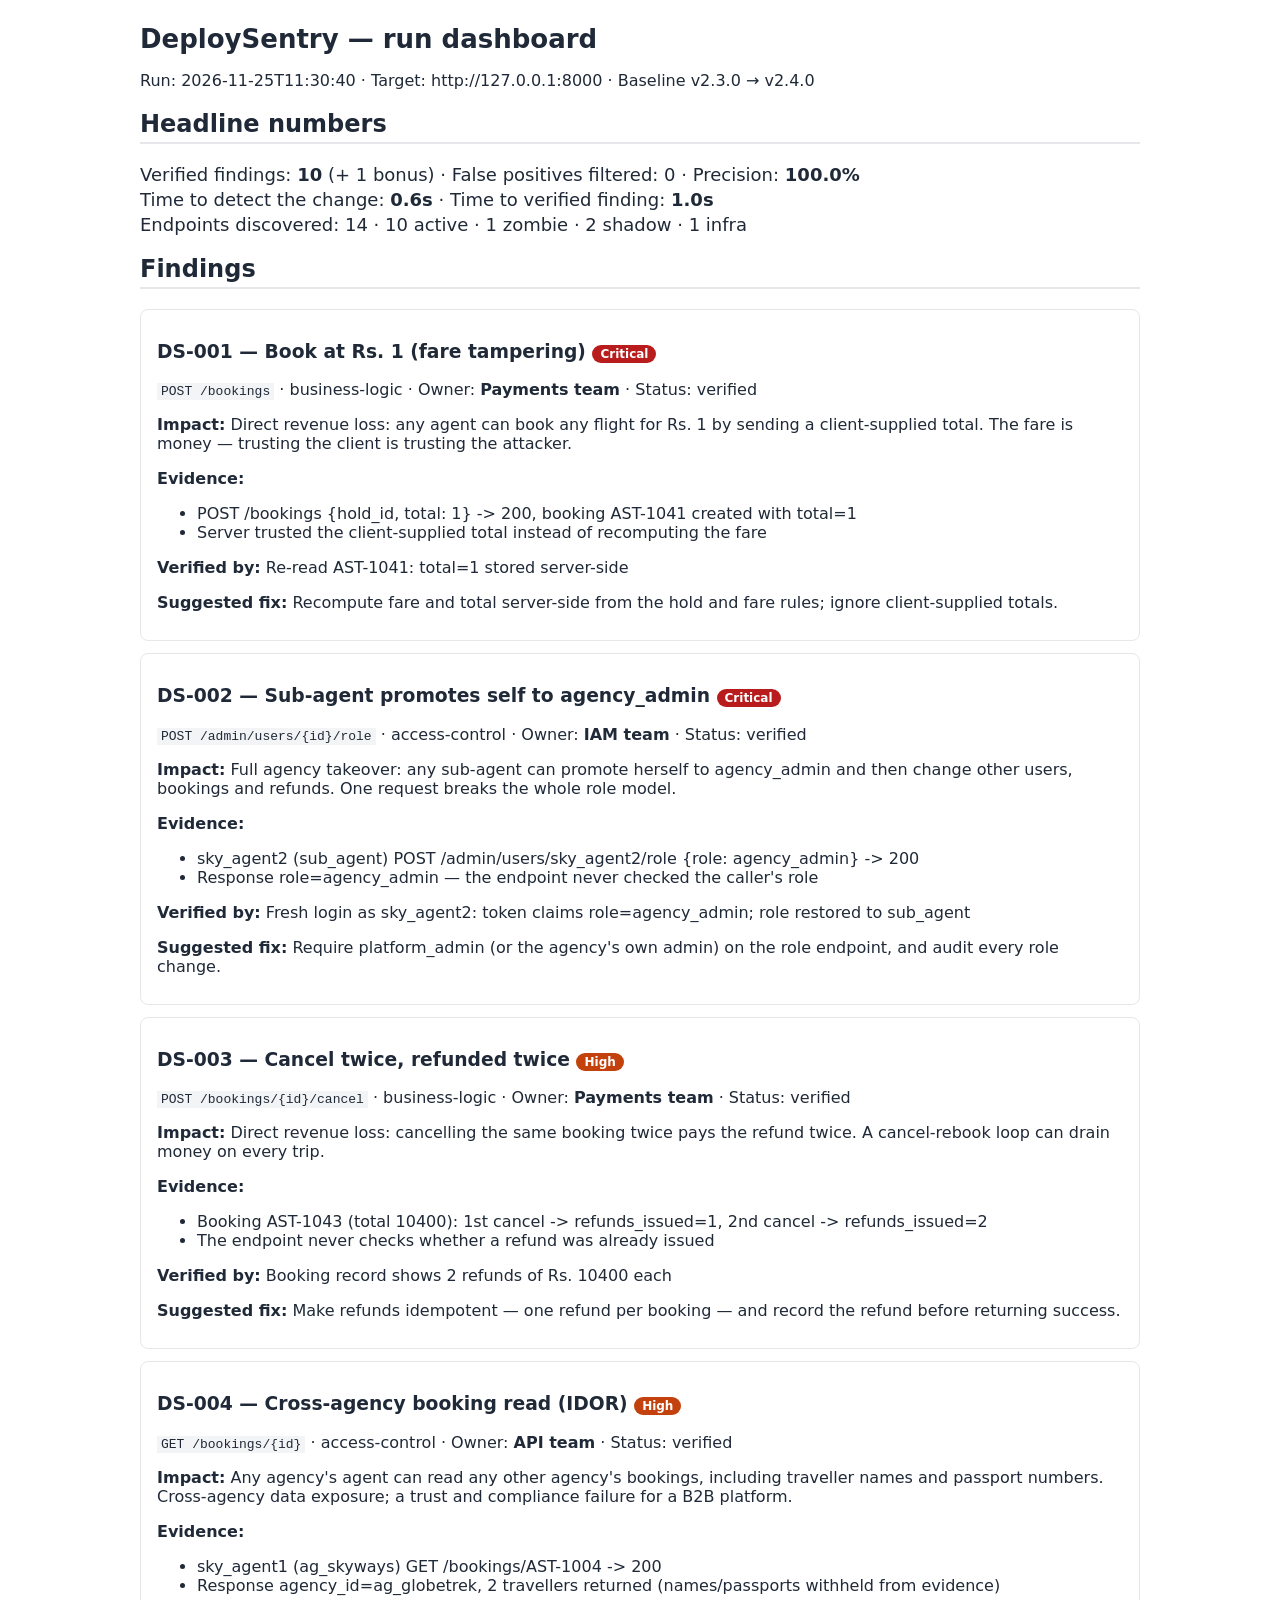
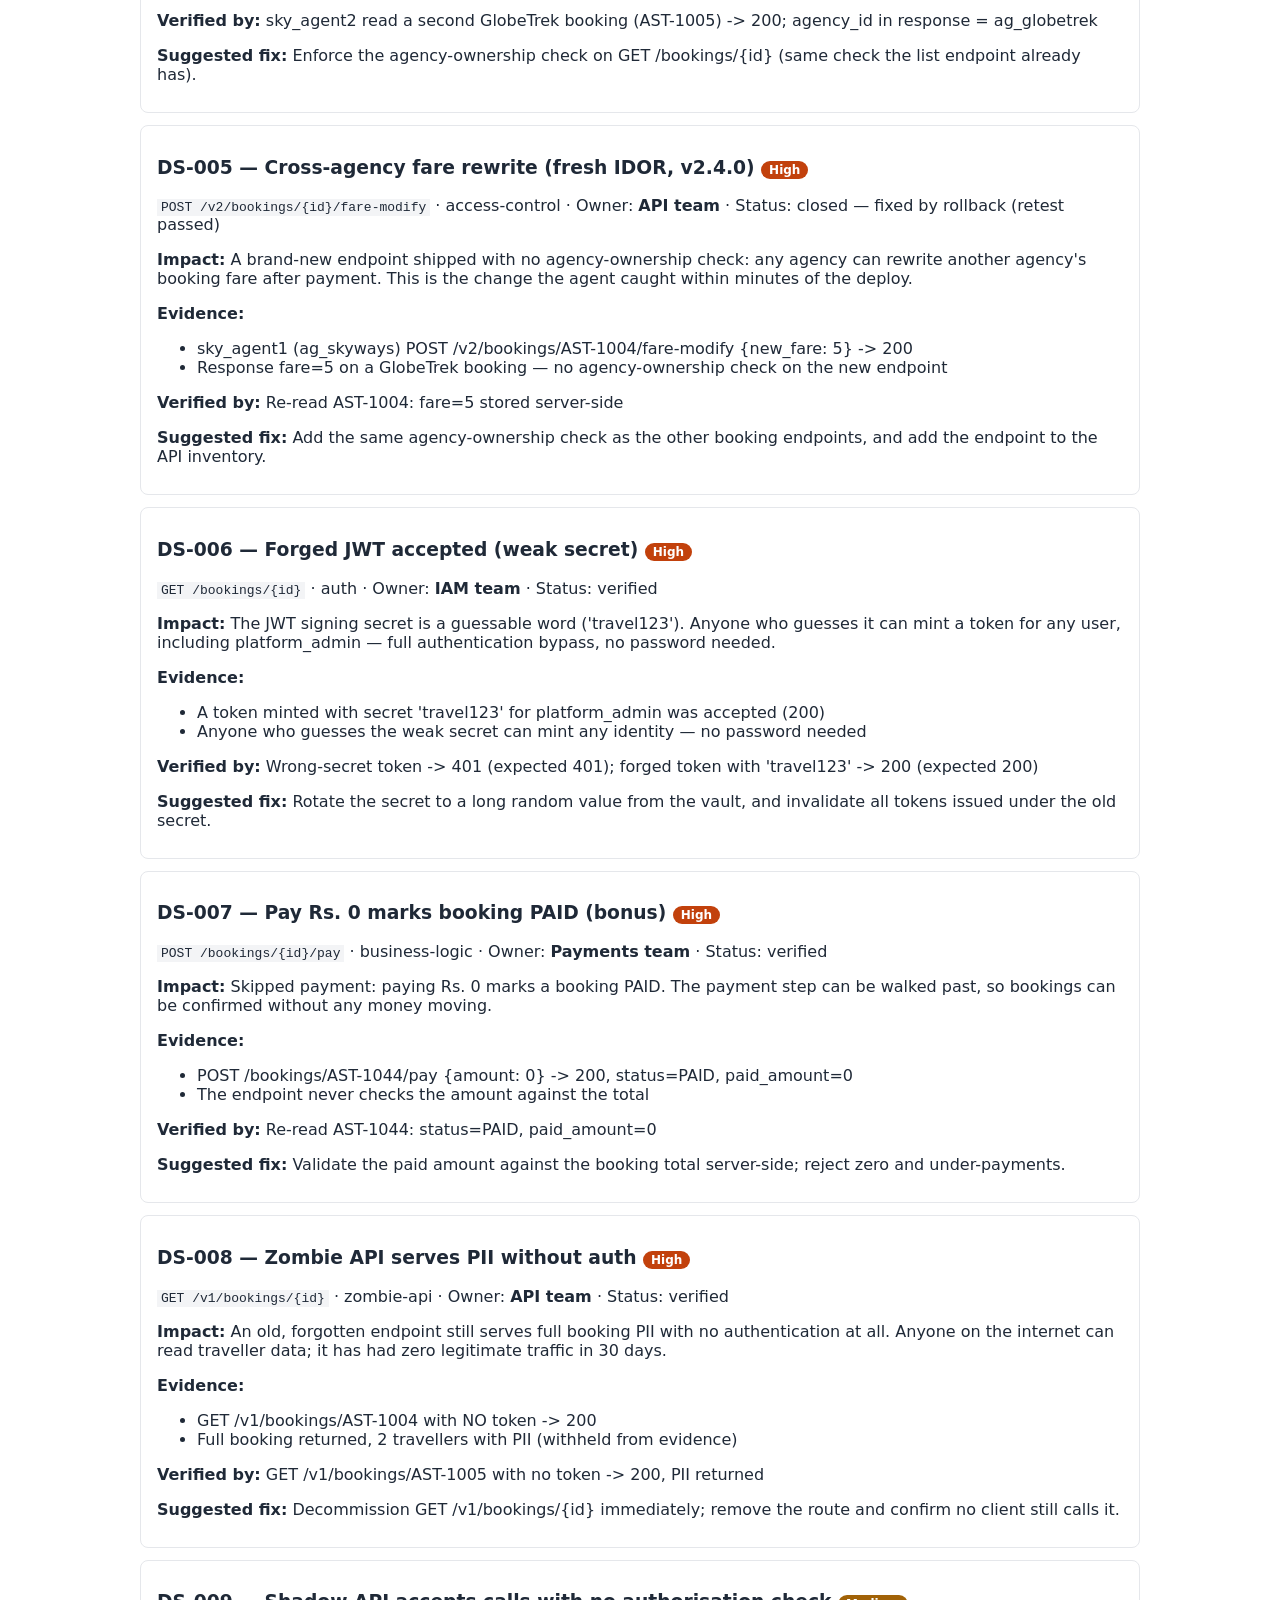
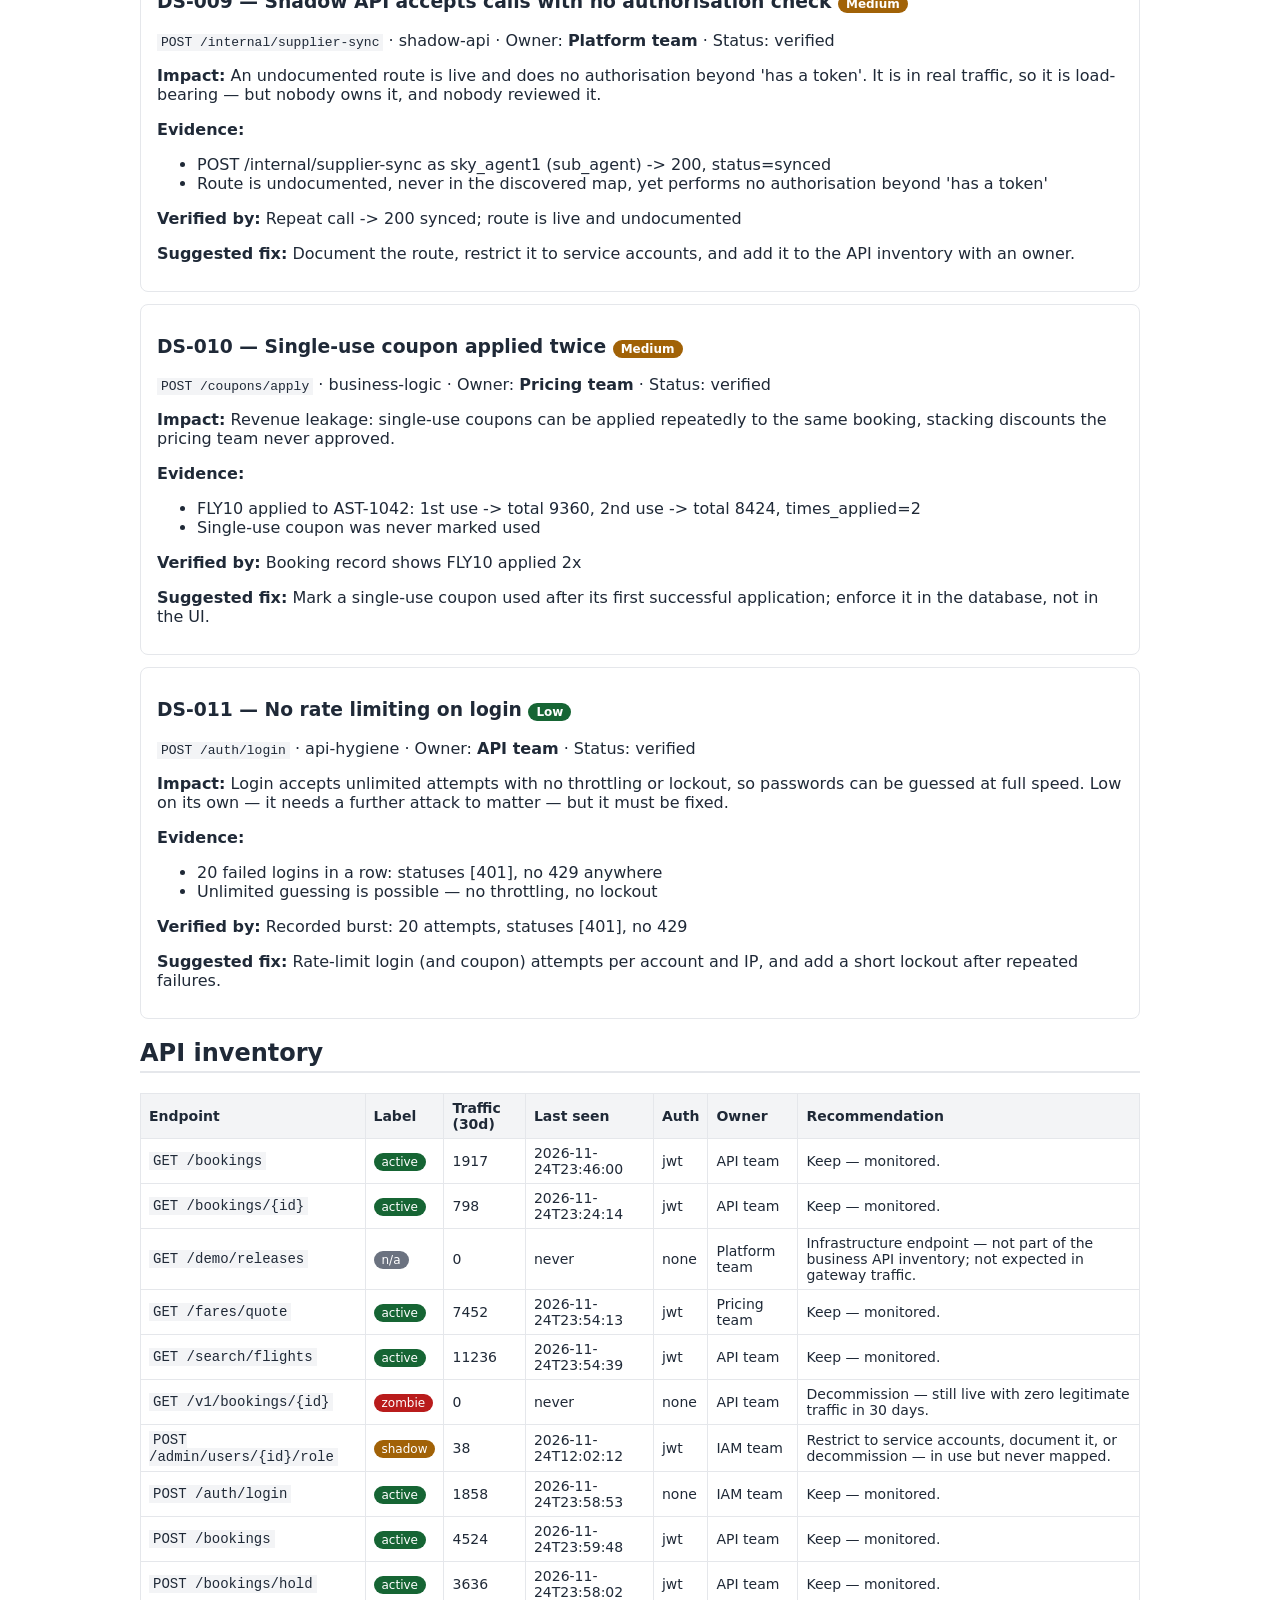
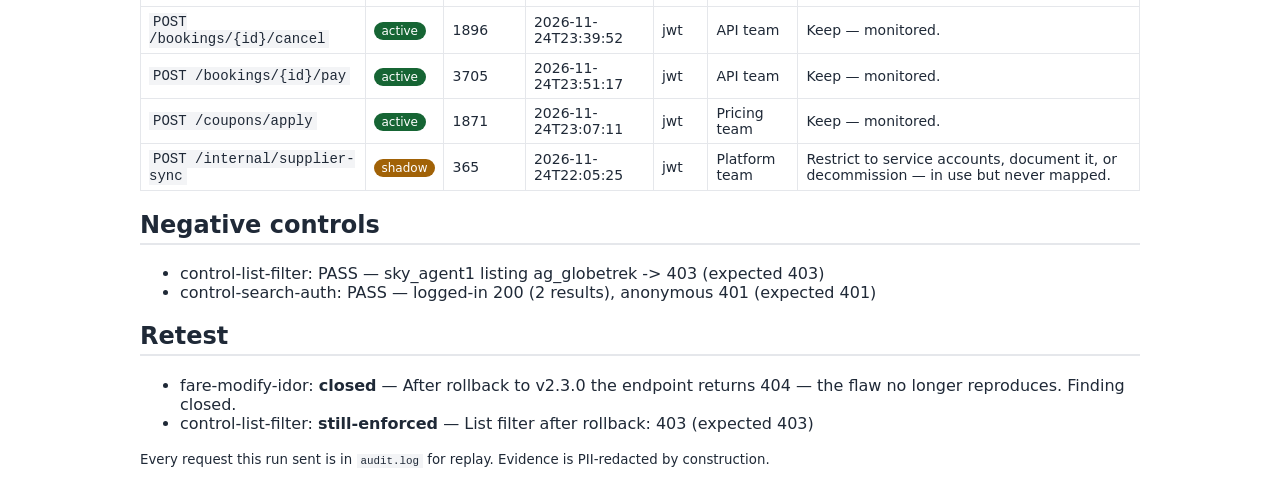
<file: deploysentry/reports/dashboard.html>
<!DOCTYPE html>
<html lang="en"><head><meta charset="utf-8">
<title>DeploySentry — run dashboard</title>
<style>
body{font-family:system-ui,sans-serif;max-width:1000px;margin:24px auto;
padding:0 16px;color:#1f2937}
h1{font-size:26px} h2{border-bottom:2px solid #e5e7eb;padding-bottom:4px}
table{border-collapse:collapse;width:100%;font-size:14px}
th,td{border:1px solid #e5e7eb;padding:6px 8px;text-align:left}
th{background:#f3f4f6} code{background:#f3f4f6;padding:1px 4px}
.badge{color:#fff;padding:2px 8px;border-radius:999px;font-size:12px}
.card{border:1px solid #e5e7eb;border-radius:8px;padding:12px 16px;
margin:12px 0} .stat{font-size:18px;margin:4px 0}
</style></head><body>
<h1>DeploySentry — run dashboard</h1>
<p>Run: 2026-11-25T11:30:40 · Target: http://127.0.0.1:8000 ·
Baseline v2.3.0 → v2.4.0</p>
<h2>Headline numbers</h2>
<p class="stat">Verified findings: <b>10</b>
(+ 1 bonus) · False positives filtered: 0 ·
Precision: <b>100.0%</b></p>
<p class="stat">Time to detect the change: <b>0.6s</b> ·
Time to verified finding: <b>1.0s</b></p>
<p class="stat">Endpoints discovered: 14 ·
10 active · 1 zombie · 2 shadow
· 1 infra</p>
<h2>Findings</h2>

            <div class='card'>
              <h3>DS-001 — Book at Rs. 1 (fare tampering)
                <span class='badge' style='background:#b91c1c'>
                Critical</span></h3>
              <p><code>POST /bookings</code> · business-logic ·
                 Owner: <b>Payments team</b> · Status: verified</p>
              <p><b>Impact:</b> Direct revenue loss: any agent can book any flight for Rs. 1 by sending a client-supplied total. The fare is money — trusting the client is trusting the attacker.</p>
              <p><b>Evidence:</b></p><ul><li>POST /bookings {hold_id, total: 1} -&gt; 200, booking AST-1041 created with total=1</li><li>Server trusted the client-supplied total instead of recomputing the fare</li></ul>
              <p><b>Verified by:</b> Re-read AST-1041: total=1 stored server-side</p>
              <p><b>Suggested fix:</b> Recompute fare and total server-side from the hold and fare rules; ignore client-supplied totals.</p>
            </div>
            <div class='card'>
              <h3>DS-002 — Sub-agent promotes self to agency_admin
                <span class='badge' style='background:#b91c1c'>
                Critical</span></h3>
              <p><code>POST /admin/users/{id}/role</code> · access-control ·
                 Owner: <b>IAM team</b> · Status: verified</p>
              <p><b>Impact:</b> Full agency takeover: any sub-agent can promote herself to agency_admin and then change other users, bookings and refunds. One request breaks the whole role model.</p>
              <p><b>Evidence:</b></p><ul><li>sky_agent2 (sub_agent) POST /admin/users/sky_agent2/role {role: agency_admin} -&gt; 200</li><li>Response role=agency_admin — the endpoint never checked the caller&#x27;s role</li></ul>
              <p><b>Verified by:</b> Fresh login as sky_agent2: token claims role=agency_admin; role restored to sub_agent</p>
              <p><b>Suggested fix:</b> Require platform_admin (or the agency&#x27;s own admin) on the role endpoint, and audit every role change.</p>
            </div>
            <div class='card'>
              <h3>DS-003 — Cancel twice, refunded twice
                <span class='badge' style='background:#c2410c'>
                High</span></h3>
              <p><code>POST /bookings/{id}/cancel</code> · business-logic ·
                 Owner: <b>Payments team</b> · Status: verified</p>
              <p><b>Impact:</b> Direct revenue loss: cancelling the same booking twice pays the refund twice. A cancel-rebook loop can drain money on every trip.</p>
              <p><b>Evidence:</b></p><ul><li>Booking AST-1043 (total 10400): 1st cancel -&gt; refunds_issued=1, 2nd cancel -&gt; refunds_issued=2</li><li>The endpoint never checks whether a refund was already issued</li></ul>
              <p><b>Verified by:</b> Booking record shows 2 refunds of Rs. 10400 each</p>
              <p><b>Suggested fix:</b> Make refunds idempotent — one refund per booking — and record the refund before returning success.</p>
            </div>
            <div class='card'>
              <h3>DS-004 — Cross-agency booking read (IDOR)
                <span class='badge' style='background:#c2410c'>
                High</span></h3>
              <p><code>GET /bookings/{id}</code> · access-control ·
                 Owner: <b>API team</b> · Status: verified</p>
              <p><b>Impact:</b> Any agency&#x27;s agent can read any other agency&#x27;s bookings, including traveller names and passport numbers. Cross-agency data exposure; a trust and compliance failure for a B2B platform.</p>
              <p><b>Evidence:</b></p><ul><li>sky_agent1 (ag_skyways) GET /bookings/AST-1004 -&gt; 200</li><li>Response agency_id=ag_globetrek, 2 travellers returned (names/passports withheld from evidence)</li></ul>
              <p><b>Verified by:</b> sky_agent2 read a second GlobeTrek booking (AST-1005) -&gt; 200; agency_id in response = ag_globetrek</p>
              <p><b>Suggested fix:</b> Enforce the agency-ownership check on GET /bookings/{id} (same check the list endpoint already has).</p>
            </div>
            <div class='card'>
              <h3>DS-005 — Cross-agency fare rewrite (fresh IDOR, v2.4.0)
                <span class='badge' style='background:#c2410c'>
                High</span></h3>
              <p><code>POST /v2/bookings/{id}/fare-modify</code> · access-control ·
                 Owner: <b>API team</b> · Status: closed — fixed by rollback (retest passed)</p>
              <p><b>Impact:</b> A brand-new endpoint shipped with no agency-ownership check: any agency can rewrite another agency&#x27;s booking fare after payment. This is the change the agent caught within minutes of the deploy.</p>
              <p><b>Evidence:</b></p><ul><li>sky_agent1 (ag_skyways) POST /v2/bookings/AST-1004/fare-modify {new_fare: 5} -&gt; 200</li><li>Response fare=5 on a GlobeTrek booking — no agency-ownership check on the new endpoint</li></ul>
              <p><b>Verified by:</b> Re-read AST-1004: fare=5 stored server-side</p>
              <p><b>Suggested fix:</b> Add the same agency-ownership check as the other booking endpoints, and add the endpoint to the API inventory.</p>
            </div>
            <div class='card'>
              <h3>DS-006 — Forged JWT accepted (weak secret)
                <span class='badge' style='background:#c2410c'>
                High</span></h3>
              <p><code>GET /bookings/{id}</code> · auth ·
                 Owner: <b>IAM team</b> · Status: verified</p>
              <p><b>Impact:</b> The JWT signing secret is a guessable word (&#x27;travel123&#x27;). Anyone who guesses it can mint a token for any user, including platform_admin — full authentication bypass, no password needed.</p>
              <p><b>Evidence:</b></p><ul><li>A token minted with secret &#x27;travel123&#x27; for platform_admin was accepted (200)</li><li>Anyone who guesses the weak secret can mint any identity — no password needed</li></ul>
              <p><b>Verified by:</b> Wrong-secret token -&gt; 401 (expected 401); forged token with &#x27;travel123&#x27; -&gt; 200 (expected 200)</p>
              <p><b>Suggested fix:</b> Rotate the secret to a long random value from the vault, and invalidate all tokens issued under the old secret.</p>
            </div>
            <div class='card'>
              <h3>DS-007 — Pay Rs. 0 marks booking PAID (bonus)
                <span class='badge' style='background:#c2410c'>
                High</span></h3>
              <p><code>POST /bookings/{id}/pay</code> · business-logic ·
                 Owner: <b>Payments team</b> · Status: verified</p>
              <p><b>Impact:</b> Skipped payment: paying Rs. 0 marks a booking PAID. The payment step can be walked past, so bookings can be confirmed without any money moving.</p>
              <p><b>Evidence:</b></p><ul><li>POST /bookings/AST-1044/pay {amount: 0} -&gt; 200, status=PAID, paid_amount=0</li><li>The endpoint never checks the amount against the total</li></ul>
              <p><b>Verified by:</b> Re-read AST-1044: status=PAID, paid_amount=0</p>
              <p><b>Suggested fix:</b> Validate the paid amount against the booking total server-side; reject zero and under-payments.</p>
            </div>
            <div class='card'>
              <h3>DS-008 — Zombie API serves PII without auth
                <span class='badge' style='background:#c2410c'>
                High</span></h3>
              <p><code>GET /v1/bookings/{id}</code> · zombie-api ·
                 Owner: <b>API team</b> · Status: verified</p>
              <p><b>Impact:</b> An old, forgotten endpoint still serves full booking PII with no authentication at all. Anyone on the internet can read traveller data; it has had zero legitimate traffic in 30 days.</p>
              <p><b>Evidence:</b></p><ul><li>GET /v1/bookings/AST-1004 with NO token -&gt; 200</li><li>Full booking returned, 2 travellers with PII (withheld from evidence)</li></ul>
              <p><b>Verified by:</b> GET /v1/bookings/AST-1005 with no token -&gt; 200, PII returned</p>
              <p><b>Suggested fix:</b> Decommission GET /v1/bookings/{id} immediately; remove the route and confirm no client still calls it.</p>
            </div>
            <div class='card'>
              <h3>DS-009 — Shadow API accepts calls with no authorisation check
                <span class='badge' style='background:#a16207'>
                Medium</span></h3>
              <p><code>POST /internal/supplier-sync</code> · shadow-api ·
                 Owner: <b>Platform team</b> · Status: verified</p>
              <p><b>Impact:</b> An undocumented route is live and does no authorisation beyond &#x27;has a token&#x27;. It is in real traffic, so it is load-bearing — but nobody owns it, and nobody reviewed it.</p>
              <p><b>Evidence:</b></p><ul><li>POST /internal/supplier-sync as sky_agent1 (sub_agent) -&gt; 200, status=synced</li><li>Route is undocumented, never in the discovered map, yet performs no authorisation beyond &#x27;has a token&#x27;</li></ul>
              <p><b>Verified by:</b> Repeat call -&gt; 200 synced; route is live and undocumented</p>
              <p><b>Suggested fix:</b> Document the route, restrict it to service accounts, and add it to the API inventory with an owner.</p>
            </div>
            <div class='card'>
              <h3>DS-010 — Single-use coupon applied twice
                <span class='badge' style='background:#a16207'>
                Medium</span></h3>
              <p><code>POST /coupons/apply</code> · business-logic ·
                 Owner: <b>Pricing team</b> · Status: verified</p>
              <p><b>Impact:</b> Revenue leakage: single-use coupons can be applied repeatedly to the same booking, stacking discounts the pricing team never approved.</p>
              <p><b>Evidence:</b></p><ul><li>FLY10 applied to AST-1042: 1st use -&gt; total 9360, 2nd use -&gt; total 8424, times_applied=2</li><li>Single-use coupon was never marked used</li></ul>
              <p><b>Verified by:</b> Booking record shows FLY10 applied 2x</p>
              <p><b>Suggested fix:</b> Mark a single-use coupon used after its first successful application; enforce it in the database, not in the UI.</p>
            </div>
            <div class='card'>
              <h3>DS-011 — No rate limiting on login
                <span class='badge' style='background:#166534'>
                Low</span></h3>
              <p><code>POST /auth/login</code> · api-hygiene ·
                 Owner: <b>API team</b> · Status: verified</p>
              <p><b>Impact:</b> Login accepts unlimited attempts with no throttling or lockout, so passwords can be guessed at full speed. Low on its own — it needs a further attack to matter — but it must be fixed.</p>
              <p><b>Evidence:</b></p><ul><li>20 failed logins in a row: statuses [401], no 429 anywhere</li><li>Unlimited guessing is possible — no throttling, no lockout</li></ul>
              <p><b>Verified by:</b> Recorded burst: 20 attempts, statuses [401], no 429</p>
              <p><b>Suggested fix:</b> Rate-limit login (and coupon) attempts per account and IP, and add a short lockout after repeated failures.</p>
            </div>
<h2>API inventory</h2>
<table><tr><th>Endpoint</th><th>Label</th><th>Traffic (30d)</th>
<th>Last seen</th><th>Auth</th><th>Owner</th><th>Recommendation</th></tr>
<tr><td><code>GET /bookings</code></td><td><span class='badge' style='background:#166534'>active</span></td><td>1917</td><td>2026-11-24T23:46:00</td><td>jwt</td><td>API team</td><td>Keep — monitored.</td></tr><tr><td><code>GET /bookings/{id}</code></td><td><span class='badge' style='background:#166534'>active</span></td><td>798</td><td>2026-11-24T23:24:14</td><td>jwt</td><td>API team</td><td>Keep — monitored.</td></tr><tr><td><code>GET /demo/releases</code></td><td><span class='badge' style='background:#6b7280'>n/a</span></td><td>0</td><td>never</td><td>none</td><td>Platform team</td><td>Infrastructure endpoint — not part of the business API inventory; not expected in gateway traffic.</td></tr><tr><td><code>GET /fares/quote</code></td><td><span class='badge' style='background:#166534'>active</span></td><td>7452</td><td>2026-11-24T23:54:13</td><td>jwt</td><td>Pricing team</td><td>Keep — monitored.</td></tr><tr><td><code>GET /search/flights</code></td><td><span class='badge' style='background:#166534'>active</span></td><td>11236</td><td>2026-11-24T23:54:39</td><td>jwt</td><td>API team</td><td>Keep — monitored.</td></tr><tr><td><code>GET /v1/bookings/{id}</code></td><td><span class='badge' style='background:#b91c1c'>zombie</span></td><td>0</td><td>never</td><td>none</td><td>API team</td><td>Decommission — still live with zero legitimate traffic in 30 days.</td></tr><tr><td><code>POST /admin/users/{id}/role</code></td><td><span class='badge' style='background:#a16207'>shadow</span></td><td>38</td><td>2026-11-24T12:02:12</td><td>jwt</td><td>IAM team</td><td>Restrict to service accounts, document it, or decommission — in use but never mapped.</td></tr><tr><td><code>POST /auth/login</code></td><td><span class='badge' style='background:#166534'>active</span></td><td>1858</td><td>2026-11-24T23:58:53</td><td>none</td><td>IAM team</td><td>Keep — monitored.</td></tr><tr><td><code>POST /bookings</code></td><td><span class='badge' style='background:#166534'>active</span></td><td>4524</td><td>2026-11-24T23:59:48</td><td>jwt</td><td>API team</td><td>Keep — monitored.</td></tr><tr><td><code>POST /bookings/hold</code></td><td><span class='badge' style='background:#166534'>active</span></td><td>3636</td><td>2026-11-24T23:58:02</td><td>jwt</td><td>API team</td><td>Keep — monitored.</td></tr><tr><td><code>POST /bookings/{id}/cancel</code></td><td><span class='badge' style='background:#166534'>active</span></td><td>1896</td><td>2026-11-24T23:39:52</td><td>jwt</td><td>API team</td><td>Keep — monitored.</td></tr><tr><td><code>POST /bookings/{id}/pay</code></td><td><span class='badge' style='background:#166534'>active</span></td><td>3705</td><td>2026-11-24T23:51:17</td><td>jwt</td><td>API team</td><td>Keep — monitored.</td></tr><tr><td><code>POST /coupons/apply</code></td><td><span class='badge' style='background:#166534'>active</span></td><td>1871</td><td>2026-11-24T23:07:11</td><td>jwt</td><td>Pricing team</td><td>Keep — monitored.</td></tr><tr><td><code>POST /internal/supplier-sync</code></td><td><span class='badge' style='background:#a16207'>shadow</span></td><td>365</td><td>2026-11-24T22:05:25</td><td>jwt</td><td>Platform team</td><td>Restrict to service accounts, document it, or decommission — in use but never mapped.</td></tr></table>
<h2>Negative controls</h2>
<ul><li>control-list-filter: PASS — sky_agent1 listing ag_globetrek -&gt; 403 (expected 403)</li><li>control-search-auth: PASS — logged-in 200 (2 results), anonymous 401 (expected 401)</li></ul>
<h2>Retest</h2>
<ul><li>fare-modify-idor: <b>closed</b> — After rollback to v2.3.0 the endpoint returns 404 — the flaw no longer reproduces. Finding closed.</li><li>control-list-filter: <b>still-enforced</b> — List filter after rollback: 403 (expected 403)</li></ul>
<p><small>Every request this run sent is in <code>audit.log</code> for replay.
Evidence is PII-redacted by construction.</small></p>
</body></html>
</file>
